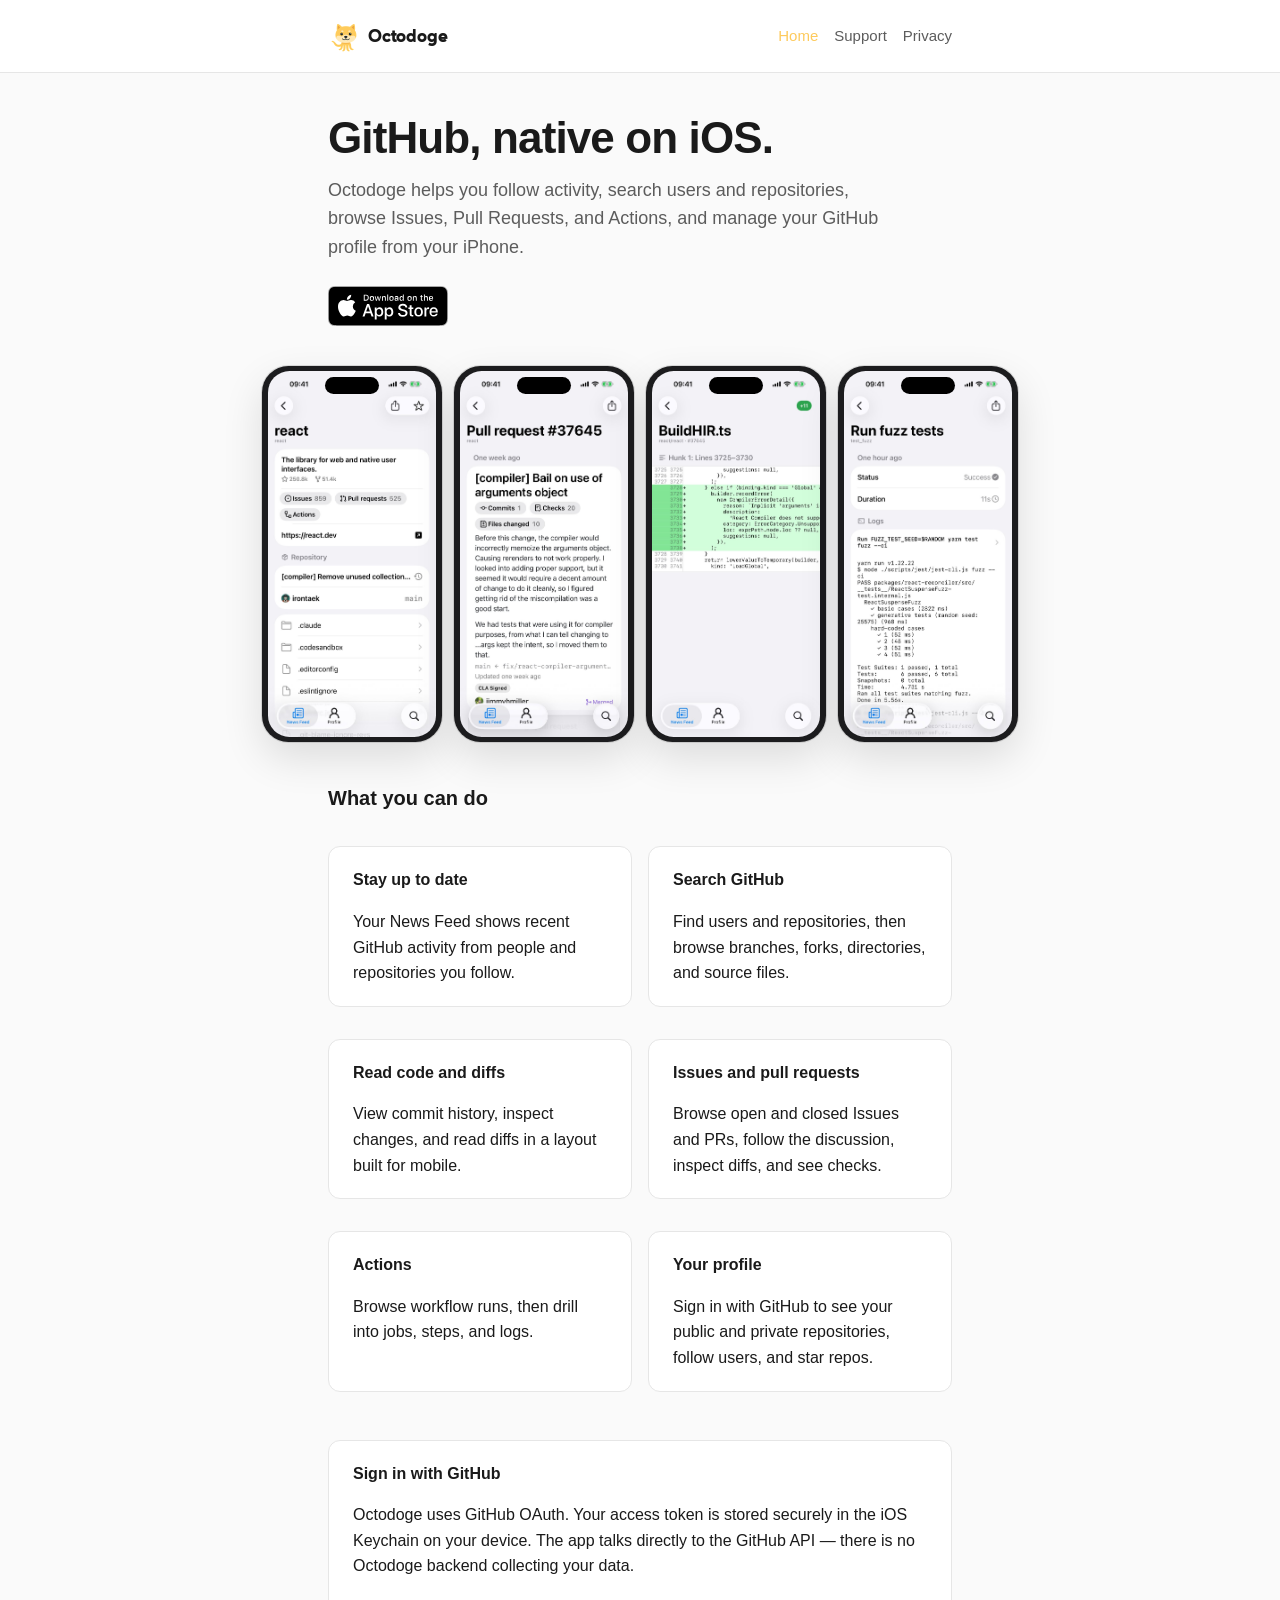
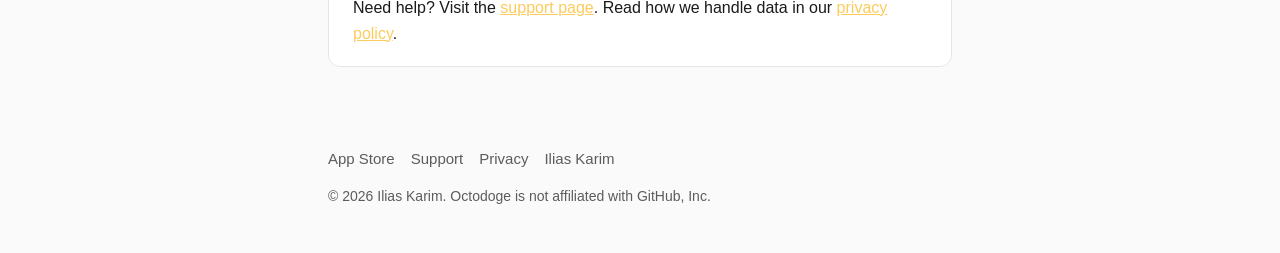
<file: index.html>
<!DOCTYPE html>
<html lang="en">
  <head>
    <meta charset="utf-8" />
    <meta name="viewport" content="width=device-width, initial-scale=1" />
    <title>Octodoge — GitHub for iOS</title>
    <meta
      name="description"
      content="Octodoge is a native iOS client for browsing GitHub repositories, Issues, Pull Requests, Actions, activity, and your profile."
    />
    <link rel="canonical" href="https://octodoge.com/" />
    <meta property="og:type" content="website" />
    <meta property="og:site_name" content="Octodoge" />
    <meta property="og:locale" content="en_US" />
    <meta property="og:url" content="https://octodoge.com/" />
    <meta property="og:title" content="Octodoge — GitHub for iOS" />
    <meta
      property="og:description"
      content="Octodoge is a native iOS client for browsing GitHub repositories, Issues, Pull Requests, Actions, activity, and your profile."
    />
    <meta property="og:image" content="https://octodoge.com/assets/apple-touch-icon.png" />
    <meta property="og:image:width" content="180" />
    <meta property="og:image:height" content="180" />
    <meta property="og:image:alt" content="Octodoge app icon" />
    <meta name="twitter:card" content="summary" />
    <meta name="twitter:title" content="Octodoge — GitHub for iOS" />
    <meta
      name="twitter:description"
      content="Octodoge is a native iOS client for browsing GitHub repositories, Issues, Pull Requests, Actions, activity, and your profile."
    />
    <meta name="twitter:image" content="https://octodoge.com/assets/apple-touch-icon.png" />
    <meta name="twitter:image:alt" content="Octodoge app icon" />
    <link rel="icon" href="/assets/favicon.png" type="image/png" />
    <link rel="apple-touch-icon" href="/assets/apple-touch-icon.png" />
    <link rel="stylesheet" href="/styles.css" />
    <script type="application/ld+json">
      {
        "@context": "https://schema.org",
        "@type": "SoftwareApplication",
        "name": "Octodoge",
        "description": "Octodoge is a native iOS client for browsing GitHub repositories, Issues, Pull Requests, Actions, activity, and your profile.",
        "url": "https://octodoge.com/",
        "downloadUrl": "https://apps.apple.com/app/octodoge-github-companion/id6784353654",
        "installUrl": "https://apps.apple.com/app/octodoge-github-companion/id6784353654",
        "applicationCategory": "DeveloperApplication",
        "operatingSystem": "iOS",
        "image": "https://octodoge.com/assets/apple-touch-icon.png",
        "offers": {
          "@type": "Offer",
          "price": "0",
          "priceCurrency": "USD"
        },
        "author": {
          "@type": "Person",
          "name": "Ilias Karim",
          "url": "https://iliaskarim.com"
        }
      }
    </script>
  </head>
  <body>
    <header>
      <div class="header-inner">
        <a class="logo" href="/">
          <img src="/assets/octodoge.png" width="32" height="32" alt="" />
          <span class="brandmark">Octodoge</span>
        </a>
        <nav aria-label="Site">
          <a href="/" aria-current="page">Home</a>
          <a href="/support/">Support</a>
          <a href="/privacy/">Privacy</a>
        </nav>
      </div>
    </header>

    <main>
      <section class="hero">
        <h1>GitHub, native on iOS.</h1>
        <p class="lead">
          Octodoge helps you follow activity, search users and repositories, browse Issues, Pull
          Requests, and Actions, and manage your GitHub profile from your iPhone.
        </p>
        <p class="store-cta">
          <a
            class="app-store-badge"
            href="https://apps.apple.com/app/octodoge-github-companion/id6784353654"
          >
            <picture>
              <source
                media="(prefers-color-scheme: dark)"
                srcset="/assets/download-on-the-app-store-white.svg"
              />
              <img
                src="/assets/download-on-the-app-store.svg"
                width="120"
                height="40"
                alt="Download on the App Store"
              />
            </picture>
          </a>
        </p>
        <div class="phone-strip">
          <figure class="phone">
            <img
              src="/assets/screenshot-repo.jpg"
              width="750"
              height="1624"
              alt="Repository view showing React on Octodoge"
            />
          </figure>
          <figure class="phone">
            <img
              src="/assets/screenshot-pr.jpg"
              width="750"
              height="1624"
              alt="Pull request detail for React on Octodoge"
            />
          </figure>
          <figure class="phone">
            <img
              src="/assets/screenshot-diff.jpg"
              width="750"
              height="1624"
              alt="Diff view for a pull request on Octodoge"
            />
          </figure>
          <figure class="phone">
            <img
              src="/assets/screenshot-actions.jpg"
              width="750"
              height="1624"
              alt="Actions job log on Octodoge"
            />
          </figure>
        </div>
      </section>

      <section class="features">
        <h2>What you can do</h2>
        <div class="feature-grid">
          <article class="card">
            <h3>Stay up to date</h3>
            <p>
              Your News Feed shows recent GitHub activity from people and repositories you follow.
            </p>
          </article>
          <article class="card">
            <h3>Search GitHub</h3>
            <p>
              Find users and repositories, then browse branches, forks, directories, and source
              files.
            </p>
          </article>
          <article class="card">
            <h3>Read code and diffs</h3>
            <p>
              View commit history, inspect changes, and read diffs in a layout built for mobile.
            </p>
          </article>
          <article class="card">
            <h3>Issues and pull requests</h3>
            <p>
              Browse open and closed Issues and PRs, follow the discussion, inspect diffs, and see
              checks.
            </p>
          </article>
          <article class="card">
            <h3>Actions</h3>
            <p>Browse workflow runs, then drill into jobs, steps, and logs.</p>
          </article>
          <article class="card">
            <h3>Your profile</h3>
            <p>
              Sign in with GitHub to see your public and private repositories, follow users, and
              star repos.
            </p>
          </article>
        </div>
      </section>

      <article class="card">
        <h2>Sign in with GitHub</h2>
        <p>
          Octodoge uses GitHub OAuth. Your access token is stored securely in the iOS Keychain on
          your device. The app talks directly to the GitHub API — there is no Octodoge backend
          collecting your data.
        </p>
        <p>
          Need help? Visit the <a href="/support/">support page</a>. Read how we handle data in our
          <a href="/privacy/">privacy policy</a>.
        </p>
      </article>
    </main>

    <footer>
      <nav aria-label="Footer">
        <a href="https://apps.apple.com/app/octodoge-github-companion/id6784353654">App Store</a>
        <a href="/support/">Support</a>
        <a href="/privacy/">Privacy</a>
        <a href="https://iliaskarim.com">Ilias Karim</a>
      </nav>
      <p>© 2026 Ilias Karim. Octodoge is not affiliated with GitHub, Inc.</p>
    </footer>
  </body>
</html>
</file>
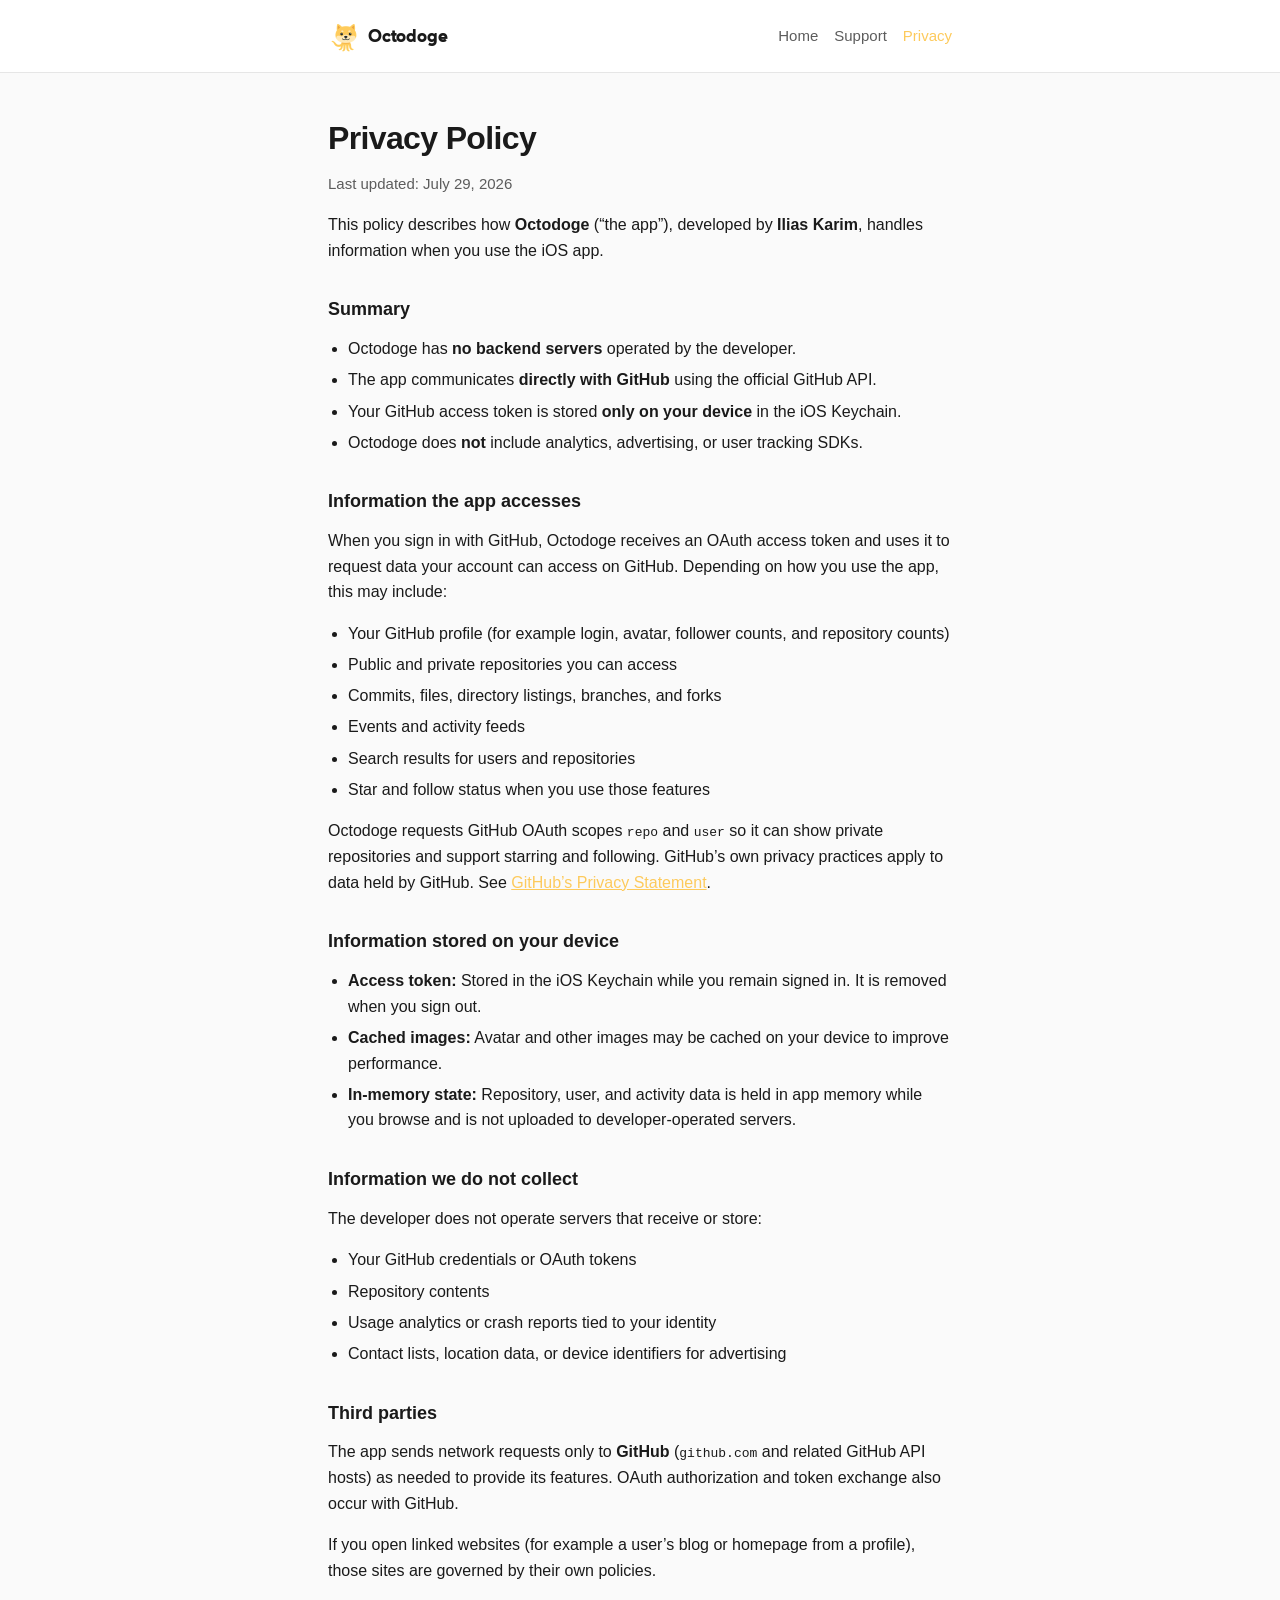
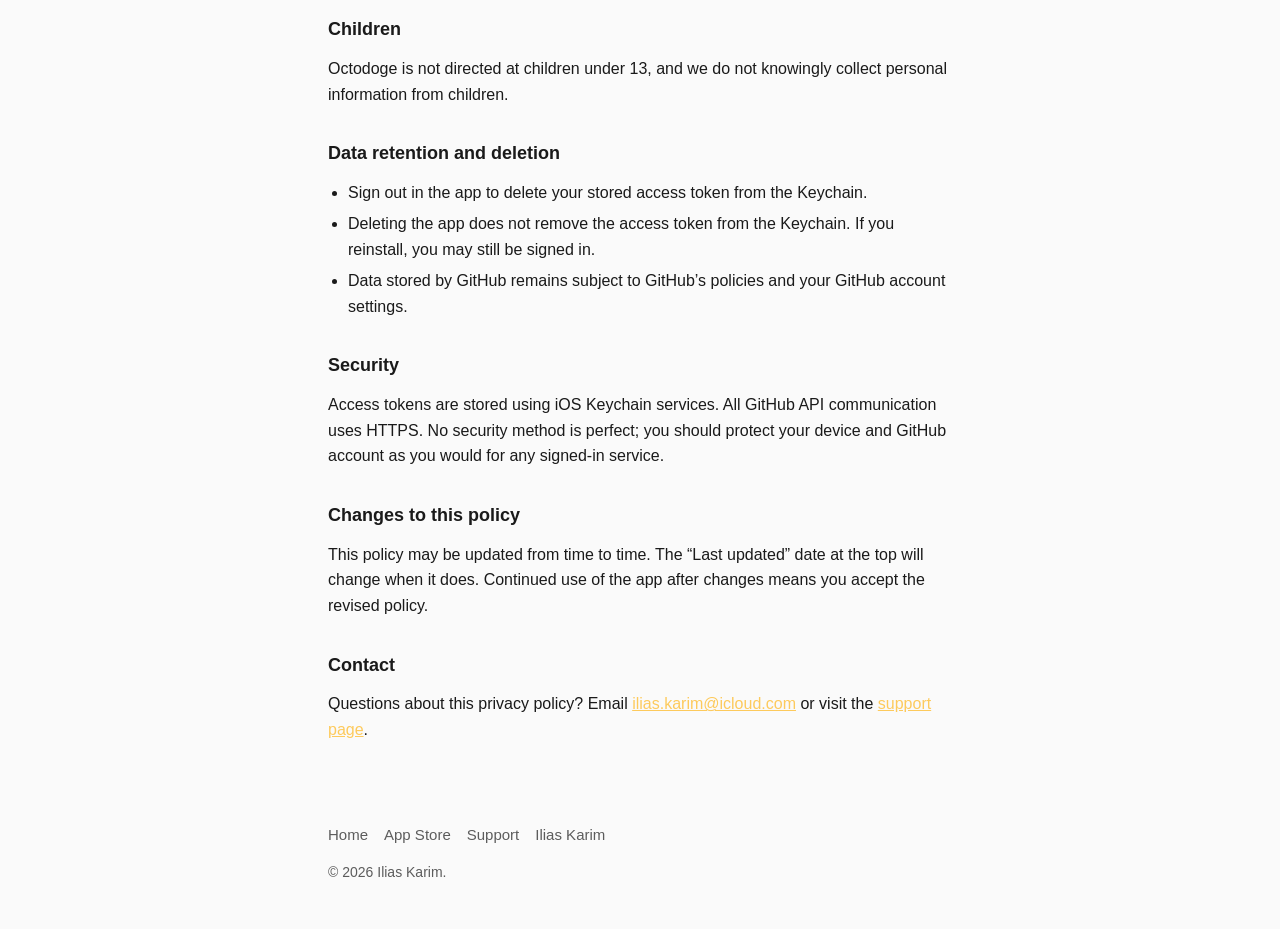
<file: privacy/index.html>
<!DOCTYPE html>
<html lang="en">
  <head>
    <meta charset="utf-8" />
    <meta name="viewport" content="width=device-width, initial-scale=1" />
    <title>Octodoge Privacy Policy</title>
    <meta
      name="description"
      content="Privacy policy for Octodoge on iOS."
    />
    <link rel="canonical" href="https://octodoge.com/privacy/" />
    <meta property="og:type" content="website" />
    <meta property="og:site_name" content="Octodoge" />
    <meta property="og:locale" content="en_US" />
    <meta property="og:url" content="https://octodoge.com/privacy/" />
    <meta property="og:title" content="Octodoge Privacy Policy" />
    <meta
      property="og:description"
      content="Privacy policy for Octodoge on iOS."
    />
    <meta property="og:image" content="https://octodoge.com/assets/apple-touch-icon.png" />
    <meta property="og:image:width" content="180" />
    <meta property="og:image:height" content="180" />
    <meta property="og:image:alt" content="Octodoge app icon" />
    <meta name="twitter:card" content="summary" />
    <meta name="twitter:title" content="Octodoge Privacy Policy" />
    <meta
      name="twitter:description"
      content="Privacy policy for Octodoge on iOS."
    />
    <meta name="twitter:image" content="https://octodoge.com/assets/apple-touch-icon.png" />
    <meta name="twitter:image:alt" content="Octodoge app icon" />
    <link rel="icon" href="/assets/favicon.png" type="image/png" />
    <link rel="apple-touch-icon" href="/assets/apple-touch-icon.png" />
    <link rel="stylesheet" href="/styles.css" />
  </head>
  <body>
    <header>
      <div class="header-inner">
        <a class="logo" href="/">
          <img src="/assets/octodoge.png" width="32" height="32" alt="" />
          <span class="brandmark">Octodoge</span>
        </a>
        <nav aria-label="Site">
          <a href="/">Home</a>
          <a href="/support/">Support</a>
          <a href="/privacy/" aria-current="page">Privacy</a>
        </nav>
      </div>
    </header>

    <main class="prose">
      <h1>Privacy Policy</h1>
      <p class="updated">Last updated: July 29, 2026</p>

      <p>
        This policy describes how <strong>Octodoge</strong> (“the app”), developed by
        <strong>Ilias Karim</strong>, handles information when you use the iOS app.
      </p>

      <h2>Summary</h2>
      <ul>
        <li>Octodoge has <strong>no backend servers</strong> operated by the developer.</li>
        <li>The app communicates <strong>directly with GitHub</strong> using the official GitHub API.</li>
        <li>Your GitHub access token is stored <strong>only on your device</strong> in the iOS Keychain.</li>
        <li>Octodoge does <strong>not</strong> include analytics, advertising, or user tracking SDKs.</li>
      </ul>

      <h2>Information the app accesses</h2>
      <p>
        When you sign in with GitHub, Octodoge receives an OAuth access token and uses it to request
        data your account can access on GitHub. Depending on how you use the app, this may include:
      </p>
      <ul>
        <li>Your GitHub profile (for example login, avatar, follower counts, and repository counts)</li>
        <li>Public and private repositories you can access</li>
        <li>Commits, files, directory listings, branches, and forks</li>
        <li>Events and activity feeds</li>
        <li>Search results for users and repositories</li>
        <li>Star and follow status when you use those features</li>
      </ul>
      <p>
        Octodoge requests GitHub OAuth scopes <code>repo</code> and <code>user</code> so it can show
        private repositories and support starring and following. GitHub’s own privacy practices apply
        to data held by GitHub. See
        <a href="https://docs.github.com/en/site-policy/privacy-policies/github-general-privacy-statement"
          >GitHub’s Privacy Statement</a
        >.
      </p>

      <h2>Information stored on your device</h2>
      <ul>
        <li>
          <strong>Access token:</strong> Stored in the iOS Keychain while you remain signed in. It is
          removed when you sign out.
        </li>
        <li>
          <strong>Cached images:</strong> Avatar and other images may be cached on your device to
          improve performance.
        </li>
        <li>
          <strong>In-memory state:</strong> Repository, user, and activity data is held in app memory
          while you browse and is not uploaded to developer-operated servers.
        </li>
      </ul>

      <h2>Information we do not collect</h2>
      <p>The developer does not operate servers that receive or store:</p>
      <ul>
        <li>Your GitHub credentials or OAuth tokens</li>
        <li>Repository contents</li>
        <li>Usage analytics or crash reports tied to your identity</li>
        <li>Contact lists, location data, or device identifiers for advertising</li>
      </ul>

      <h2>Third parties</h2>
      <p>
        The app sends network requests only to <strong>GitHub</strong> (<code>github.com</code> and
        related GitHub API hosts) as needed to provide its features. OAuth authorization and token
        exchange also occur with GitHub.
      </p>
      <p>
        If you open linked websites (for example a user’s blog or homepage from a profile), those
        sites are governed by their own policies.
      </p>

      <h2>Children</h2>
      <p>Octodoge is not directed at children under 13, and we do not knowingly collect personal information from children.</p>

      <h2>Data retention and deletion</h2>
      <ul>
        <li>Sign out in the app to delete your stored access token from the Keychain.</li>
        <li>
          Deleting the app does not remove the access token from the Keychain. If you reinstall,
          you may still be signed in.
        </li>
        <li>Data stored by GitHub remains subject to GitHub’s policies and your GitHub account settings.</li>
      </ul>

      <h2>Security</h2>
      <p>
        Access tokens are stored using iOS Keychain services. All GitHub API communication uses
        HTTPS. No security method is perfect; you should protect your device and GitHub account as
        you would for any signed-in service.
      </p>

      <h2>Changes to this policy</h2>
      <p>
        This policy may be updated from time to time. The “Last updated” date at the top will change
        when it does. Continued use of the app after changes means you accept the revised policy.
      </p>

      <h2>Contact</h2>
      <p>
        Questions about this privacy policy? Email
        <a href="mailto:ilias.karim@icloud.com">ilias.karim@icloud.com</a> or visit the
        <a href="/support/">support page</a>.
      </p>
    </main>

    <footer>
      <nav aria-label="Footer">
        <a href="/">Home</a>
        <a href="https://apps.apple.com/app/octodoge-github-companion/id6784353654">App Store</a>
        <a href="/support/">Support</a>
        <a href="https://iliaskarim.com">Ilias Karim</a>
      </nav>
      <p>© 2026 Ilias Karim.</p>
    </footer>
  </body>
</html>
</file>
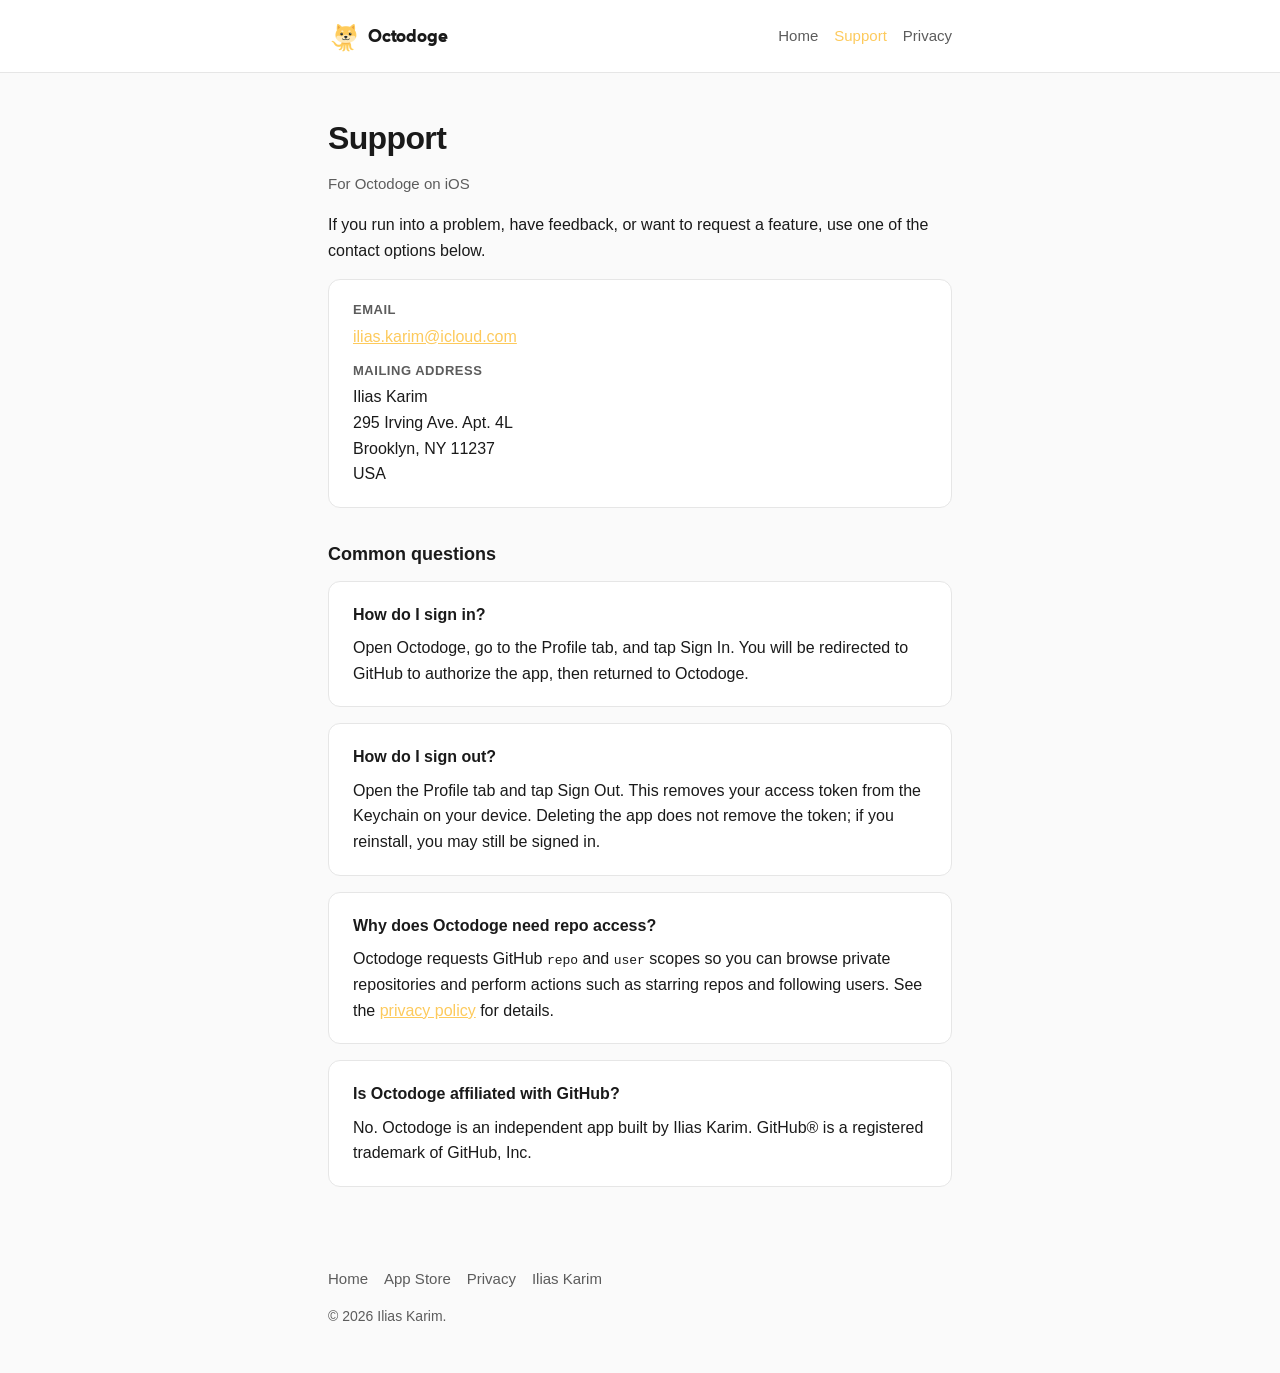
<file: support/index.html>
<!DOCTYPE html>
<html lang="en">
  <head>
    <meta charset="utf-8" />
    <meta name="viewport" content="width=device-width, initial-scale=1" />
    <title>Octodoge Support</title>
    <meta
      name="description"
      content="Contact and support information for Octodoge on iOS."
    />
    <link rel="canonical" href="https://octodoge.com/support/" />
    <meta property="og:type" content="website" />
    <meta property="og:site_name" content="Octodoge" />
    <meta property="og:locale" content="en_US" />
    <meta property="og:url" content="https://octodoge.com/support/" />
    <meta property="og:title" content="Octodoge Support" />
    <meta
      property="og:description"
      content="Contact and support information for Octodoge on iOS."
    />
    <meta property="og:image" content="https://octodoge.com/assets/apple-touch-icon.png" />
    <meta property="og:image:width" content="180" />
    <meta property="og:image:height" content="180" />
    <meta property="og:image:alt" content="Octodoge app icon" />
    <meta name="twitter:card" content="summary" />
    <meta name="twitter:title" content="Octodoge Support" />
    <meta
      name="twitter:description"
      content="Contact and support information for Octodoge on iOS."
    />
    <meta name="twitter:image" content="https://octodoge.com/assets/apple-touch-icon.png" />
    <meta name="twitter:image:alt" content="Octodoge app icon" />
    <link rel="icon" href="/assets/favicon.png" type="image/png" />
    <link rel="apple-touch-icon" href="/assets/apple-touch-icon.png" />
    <link rel="stylesheet" href="/styles.css" />
  </head>
  <body>
    <header>
      <div class="header-inner">
        <a class="logo" href="/">
          <img src="/assets/octodoge.png" width="32" height="32" alt="" />
          <span class="brandmark">Octodoge</span>
        </a>
        <nav aria-label="Site">
          <a href="/">Home</a>
          <a href="/support/" aria-current="page">Support</a>
          <a href="/privacy/">Privacy</a>
        </nav>
      </div>
    </header>

    <main class="prose">
      <h1>Support</h1>
      <p class="updated">For Octodoge on iOS</p>

      <p>
        If you run into a problem, have feedback, or want to request a feature, use one of the
        contact options below.
      </p>

      <article class="card">
        <ul class="contact-list">
          <li>
            <span class="contact-label">Email</span>
            <a href="mailto:ilias.karim@icloud.com">ilias.karim@icloud.com</a>
          </li>
          <!--
          <li>
            <span class="contact-label">Bug reports &amp; feature requests</span>
            <a href="https://github.com/iliaskarim/GitHubClient/issues">GitHub Issues</a>
          </li>
          -->
          <li>
            <span class="contact-label">Mailing address</span>
            Ilias Karim<br />
            295 Irving Ave. Apt. 4L<br />
            Brooklyn, NY 11237<br />
            USA
          </li>
        </ul>
      </article>

      <h2>Common questions</h2>

      <article class="card">
        <h3>How do I sign in?</h3>
        <p>
          Open Octodoge, go to the Profile tab, and tap Sign In. You will be redirected to GitHub to
          authorize the app, then returned to Octodoge.
        </p>
      </article>

      <article class="card">
        <h3>How do I sign out?</h3>
        <p>
          Open the Profile tab and tap Sign Out. This removes your access token from the Keychain on
          your device. Deleting the app does not remove the token; if you reinstall, you may still
          be signed in.
        </p>
      </article>

      <article class="card">
        <h3>Why does Octodoge need repo access?</h3>
        <p>
          Octodoge requests GitHub <code>repo</code> and <code>user</code> scopes so you can browse
          private repositories and perform actions such as starring repos and following users. See
          the <a href="/privacy/">privacy policy</a> for details.
        </p>
      </article>

      <article class="card">
        <h3>Is Octodoge affiliated with GitHub?</h3>
        <p>
          No. Octodoge is an independent app built by Ilias Karim. GitHub® is a registered
          trademark of GitHub, Inc.
        </p>
      </article>
    </main>

    <footer>
      <nav aria-label="Footer">
        <a href="/">Home</a>
        <a href="https://apps.apple.com/app/octodoge-github-companion/id6784353654">App Store</a>
        <a href="/privacy/">Privacy</a>
        <a href="https://iliaskarim.com">Ilias Karim</a>
      </nav>
      <p>© 2026 Ilias Karim.</p>
    </footer>
  </body>
</html>
</file>
<file: styles.css>
:root {
  color-scheme: light dark;
  --bg: #fafafa;
  --surface: #ffffff;
  --text: #1a1a1a;
  --muted: #5c5c5c;
  --doge: #fdca5c;
  --border: #e6e6e6;
  --max-width: 42rem;
}

@media (prefers-color-scheme: dark) {
  :root {
    --bg: #0d1117;
    --surface: #161b22;
    --text: #f0f6fc;
    --muted: #8b949e;
    --border: #30363d;
  }
}

* {
  box-sizing: border-box;
}

@font-face {
  font-family: "Ageo";
  src: url("/assets/fonts/Ageo-Heavy.woff2") format("woff2");
  font-weight: 900;
  font-style: normal;
  font-display: swap;
}

body {
  margin: 0;
  font-family: -apple-system, BlinkMacSystemFont, "Segoe UI", Roboto, Helvetica, Arial, sans-serif;
  line-height: 1.6;
  color: var(--text);
  background: var(--bg);
}

a {
  color: var(--doge);
}

a:hover {
  text-decoration: none;
}

header {
  border-bottom: 1px solid var(--border);
  background: var(--surface);
}

.header-inner {
  max-width: var(--max-width);
  margin: 0 auto;
  padding: 1.25rem 1.5rem;
  display: flex;
  align-items: center;
  justify-content: space-between;
  gap: 1rem;
}

.logo {
  display: inline-flex;
  align-items: center;
  gap: 0.5rem;
  font-family: "Ageo", -apple-system, BlinkMacSystemFont, "Segoe UI", sans-serif;
  font-size: 1.125rem;
  font-weight: 900;
  line-height: 1;
  letter-spacing: -0.01em;
  color: var(--text);
  text-decoration: none;
}

.logo img {
  display: block;
  width: 2rem;
  height: 2rem;
  flex-shrink: 0;
}

nav {
  display: flex;
  gap: 1rem;
  font-size: 0.9375rem;
}

nav a {
  color: var(--muted);
  text-decoration: none;
}

nav a:hover,
nav a[aria-current="page"] {
  color: var(--doge);
}

main {
  max-width: var(--max-width);
  margin: 0 auto;
  padding: 2.5rem 1.5rem 4rem;
}

.hero {
  margin-bottom: 2.5rem;
}

.hero h1 {
  margin: 0 0 0.75rem;
  font-size: clamp(2rem, 5vw, 2.75rem);
  line-height: 1.15;
  letter-spacing: -0.02em;
}

.lead {
  margin: 0;
  font-size: 1.125rem;
  color: var(--muted);
  max-width: 36rem;
}

.store-cta {
  margin: 1.5rem 0 0;
}

.app-store-badge {
  display: inline-block;
  line-height: 0;
}

.app-store-badge img {
  display: block;
  width: 7.5rem;
  height: auto;
}

.phone-strip {
  display: flex;
  flex-wrap: wrap;
  justify-content: center;
  align-items: flex-end;
  gap: 0.85rem;
  width: min(50rem, calc(100vw - 2rem));
  margin: 2rem 0 0;
  margin-left: 50%;
  translate: -50%;
}

.phone {
  position: relative;
  margin: 0;
  width: min(11rem, calc(50% - 0.5rem));
  border-radius: 1.65rem;
  padding: 0.35rem;
  background: #1c1c1e;
  box-shadow:
    0 0 0 1px rgba(0, 0, 0, 0.12),
    0 1rem 2.5rem rgba(0, 0, 0, 0.12);
}

.phone::after {
  content: "";
  position: absolute;
  z-index: 1;
  top: 0.72rem;
  left: 50%;
  translate: -50% 0;
  width: 30%;
  height: 1.05rem;
  border-radius: 999px;
  background: #000;
  pointer-events: none;
}

@media (min-width: 40rem) {
  .phone-strip {
    flex-wrap: nowrap;
    gap: 0.75rem;
  }

  .phone {
    width: min(11.25rem, 23%);
  }
}

@media (prefers-color-scheme: dark) {
  .phone {
    background: #2c2c2e;
    box-shadow:
      0 0 0 1px rgba(255, 255, 255, 0.08),
      0 1rem 2.5rem rgba(0, 0, 0, 0.45);
  }
}

.phone img {
  display: block;
  width: 100%;
  height: auto;
  border-radius: 1.35rem;
}

.card {
  background: var(--surface);
  border: 1px solid var(--border);
  border-radius: 0.75rem;
  padding: 1.25rem 1.5rem;
  margin-bottom: 1rem;
}

.card h2,
.card h3 {
  margin: 0 0 0.5rem;
  font-size: 1rem;
}

.card p:last-child,
.card ul:last-child {
  margin-bottom: 0;
}

.features {
  display: grid;
  gap: 1rem;
  margin: 2rem 0;
}

.features h2 {
  margin: 0 0 1rem;
  font-size: 1.25rem;
}

.feature-grid {
  display: grid;
  gap: 1rem;
}

@media (min-width: 36rem) {
  .feature-grid {
    grid-template-columns: repeat(2, minmax(0, 1fr));
  }
}

ul {
  padding-left: 1.25rem;
}

li + li {
  margin-top: 0.35rem;
}

.contact-list {
  list-style: none;
  padding: 0;
  margin: 0;
}

.contact-list li + li {
  margin-top: 0.75rem;
}

.contact-label {
  display: block;
  font-size: 0.8125rem;
  font-weight: 600;
  text-transform: uppercase;
  letter-spacing: 0.04em;
  color: var(--muted);
  margin-bottom: 0.15rem;
}

footer {
  max-width: var(--max-width);
  margin: 0 auto;
  padding: 0 1.5rem 2rem;
  color: var(--muted);
  font-size: 0.875rem;
}

footer nav {
  margin-bottom: 0.75rem;
}

.prose h1 {
  margin: 0 0 0.5rem;
  font-size: 2rem;
  letter-spacing: -0.02em;
}

.prose h2 {
  margin: 2rem 0 0.75rem;
  font-size: 1.125rem;
}

.prose p,
.prose ul {
  margin: 0 0 1rem;
}

.prose .updated {
  color: var(--muted);
  font-size: 0.9375rem;
}
</file>
